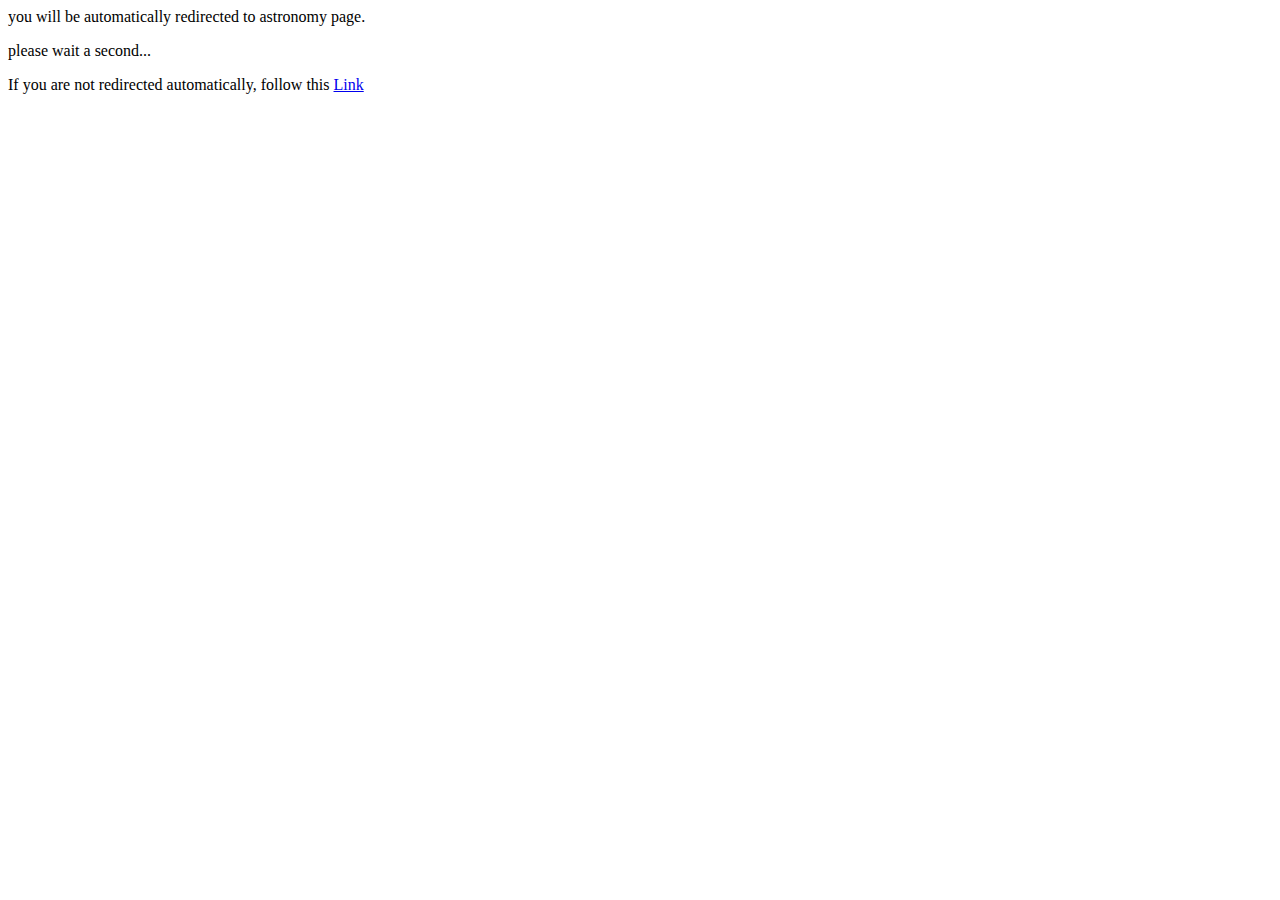
<file: index.html>
<html lang="en">
<head>
    <meta charset="UTF-8">
    <meta name="viewport" content="width=device-width, initial-scale=1.0">
    <title>zedkarii - Please Wait</title>
    <link rel="icon" href="assets/img/favicon.png">
</head>
<body>
    <meta http-equiv="refresh" content="5;URL=https://zekarii.github.io/extensions/astronomy">
    <p>you will be automatically redirected to astronomy page.</p>
    <p>please wait a second...</p>
    If you are not redirected automatically, follow this <a href="https://zekarii.github.io/extensions/astronomy">Link</a>
</body>
</html>
</file>
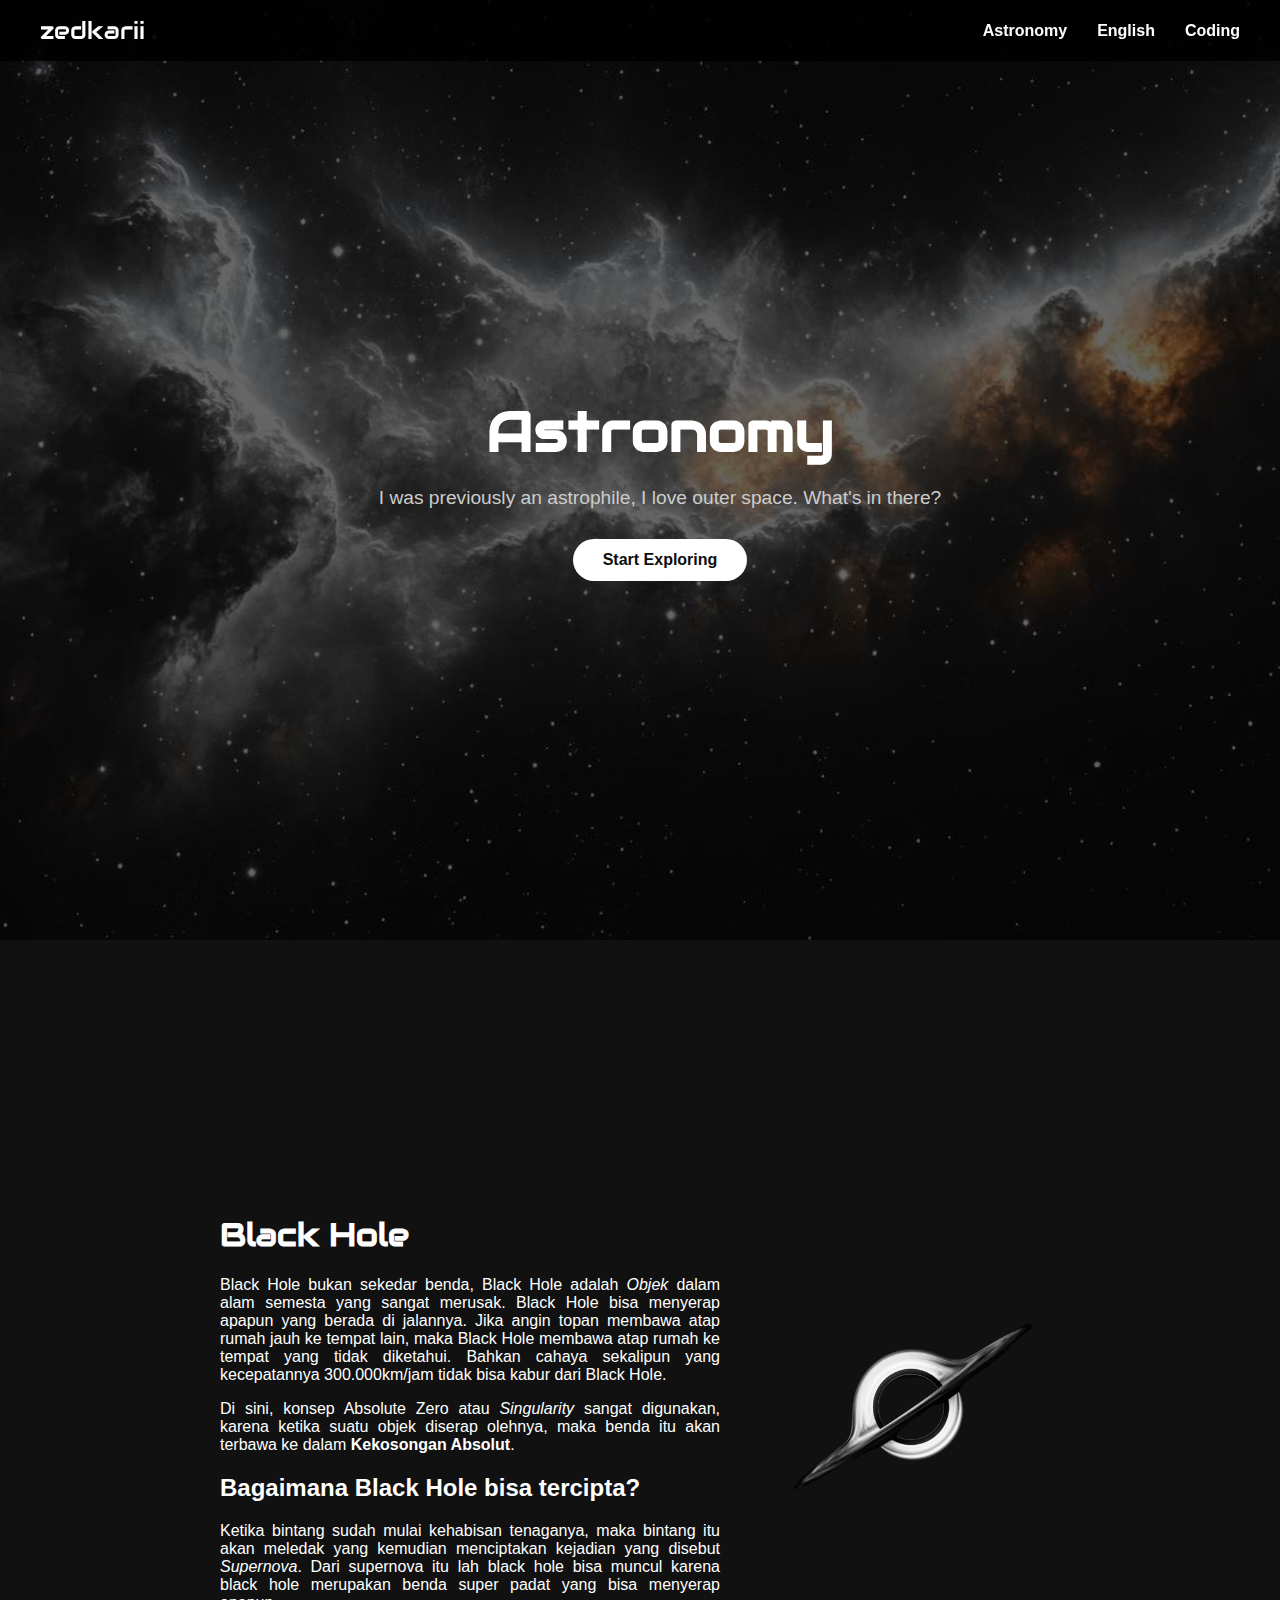
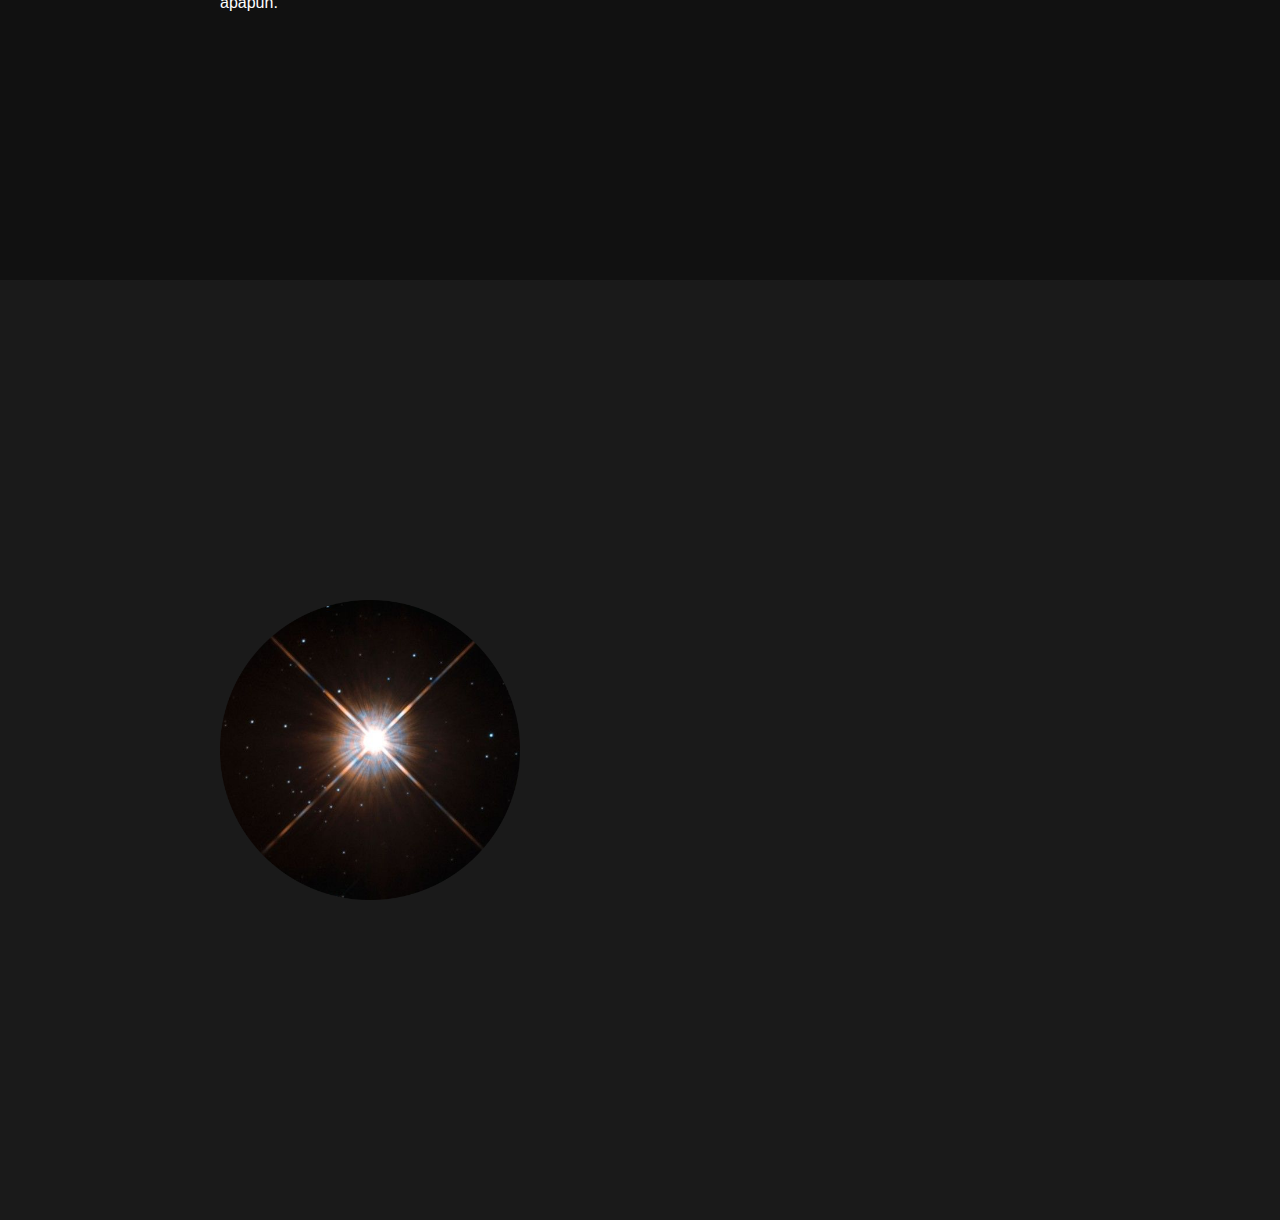
<file: astronomy/index.html>
<!DOCTYPE html>
<html lang="en">
<head>
  <meta charset="UTF-8">
  <meta name="viewport" content="width=device-width, initial-scale=1.0">
  <title>zedkarii | Astronomy</title>
  <link rel="stylesheet" href="style.css">
  <link rel="stylesheet" href="https://fonts.googleapis.com/css?family=Audiowide">
  <link rel="icon" href="../assets/img/favicon.png">
</head>
<body>
    <!-- Header -->
  <header>
    <nav class="navbar">
      <div class="logo">
        <a href="../">zedkarii</a></div>
      <ul class="nav-links">
        <li><a href="#astronomy">Astronomy</a></li>
        <li><a href="#english">English</a></li>
        <li><a href="#coding">Coding</a></li>
      </ul>
    </nav>
  </header>

  <!-- Hero Section -->
  <section class="hero">
    <div class="hero-content">
      <h1 class="hero-title">Astronomy</h1>
      <p class="hero-subtitle">I was previously an astrophile, I love outer space. What's in there?</p>
      <a href="#blackhole" class="btn" id="exploreBtn">Start Exploring</a>
    </div>
  </section>

<!-- Black Hole Section -->
<section id="blackhole" class="container">
  <div class="text fade-in">
    <h1>Black Hole</h1>
    <p>
      Black Hole bukan sekedar benda, Black Hole adalah <i>Objek</i> dalam alam semesta
      yang sangat merusak. Black Hole bisa menyerap apapun yang berada di jalannya. 
      Jika angin topan membawa atap rumah jauh ke tempat lain, maka Black Hole membawa 
      atap rumah ke tempat yang tidak diketahui. Bahkan cahaya sekalipun yang kecepatannya
      300.000km/jam tidak bisa kabur dari Black Hole.
    </p>
    <p>
      Di sini, konsep Absolute Zero atau <i>Singularity</i> sangat digunakan, karena 
      ketika suatu objek diserap olehnya, maka benda itu akan terbawa ke dalam 
      <b>Kekosongan Absolut</b>.
    </p>
    <h2>Bagaimana Black Hole bisa tercipta?</h2>
    <p>
      Ketika bintang sudah mulai kehabisan tenaganya, maka bintang itu akan meledak yang kemudian
      menciptakan kejadian yang disebut <i>Supernova</i>. Dari supernova itu lah black hole bisa
      muncul karena black hole merupakan benda super padat yang bisa menyerap apapun.
    </p>
  </div>
  <div class="image">
    <img src="assets/blackhole.png" alt="Black Hole">
  </div>
</section>


<!-- Stars Section -->
<section id="bintang" class="container">
  <div class="image">
    <img src="assets/bintang-modified.png" alt="Bintang">
  </div>
  <div class="text fade-in">  
    <h1>Bintang</h1>
    <p>
      Bintang adalah Objek super panas dalam Alam Semesta, tidak ada ciptaan manusia yang bisa melebihi panas bintang
      sekalipun manusia terpintar itu sendiri. Tingkat kepanasan bintang bisa diukur dari seberapa cerah warna bintang
      tersebut, Mulai dari bintang berwarna merah dengan suhu sekitar 2.000-3.500 K, lalu jingga dengan kisaran suhu
      sekitar 3.500-5.000 K, kemudian bintang berwarna kuning dengan suhu sekitar 5.000-6.000 K, diikuti bintang warna
      putih dengan suhu 7.500-10.000 K, dan yang terakhir bintang berwarna biru dengan suhu yang sudah pasti diatas 25.000
      K.
    </p>
    <h2>Bintang Katai Putih</h2>
    <p>
      Bintang katai putih adalah inti bintang yang sangat padat dan telah kehabisan bahan bakar nuklirnya, yang tertinggal
      setelah bintang yang lebih kecil dari Matahari selesai membakar bahan bakarnya dan mengusir lapisan luarnya, membentuk
      nebula planet. Objek ini sangat padat, dengan massa hampir sama dengan Matahari tetapi ukurannya hanya sebanding dengan Bumi
      dan didukung oleh tekanan degenerasi elektron, bukan tekanan gas normal.
    </p>
  </div>

</section>

  <script src="script.js" defer></script>
</body>
</html>
</file>
<file: astronomy/style.css>
html {
  scroll-behavior: smooth;
}

body {
  margin: 0;
  padding: 0;
  font-family: Arial, sans-serif;
  background-color: #0d0d0d;
  color: #fff;
}

h1 {
    font-family: "Audiowide", "sans-serif";
}

.container {
  display: flex;
  justify-content: center;
  align-items: center;
  min-height: 100vh;
  padding: 20px 60px; /* kiri-kanan lebih rapet */
  gap: 40px; /* jarak antar elemen */
}

.text {
  flex: 1;
  max-width: 500px;
  text-align: justify;
  opacity: 0;
  transform: translateY(20px);
  transition: all 1s ease;
}

.text.show {
  opacity: 1;
  transform: translateY(0);
}

.image {
  flex: 0 0 auto; /* biar ga terlalu melebar */
  display: flex;
  justify-content: center;
  align-items: center;
}

.image img {
  max-width: 300px; /* batasi ukuran gambar */
  height: auto;
  transition: transform 0.5s ease;
}

/* Hero Section */
.hero {
  height: 100vh; /* full layar */
  width: 100%;
  background:
  linear-gradient(rgba(0,0,0,0.6), rgba(0,0,0,0.6)),
  url(assets/main.jpg) no-repeat center center/cover;
  display: flex;
  justify-content: center;
  align-items: center;
  text-align: center;
  flex-direction: column;
  padding: 20px;
}

.hero h1 {
  font-size: 3.5rem;
  margin-bottom: 20px;
  font-family: "Audiowide", sans-serif;
  color: #fff;
}

.hero p {
  font-size: 1.2rem;
  margin-bottom: 30px;
  color: #ccc;
}

.btn {
  display: inline-block;
  padding: 12px 30px;
  background: #fff;
  color: #0d0d0d;
  border-radius: 30px;
  font-weight: bold;
  text-decoration: none;
  transition: all 0.3s ease;
}

.btn:hover {
  background: #ffcc00;
  color: #000;
  transform: scale(1.05);
}

#blackhole {
  background: #111; /* abu gelap */
}

#bintang {
  background: #1a1a1a; /* beda dikit biar keliatan transisi */
}

/* Navbar */
header {
  width: 100%;
  position: fixed;
  top: 0;
  left: 0;
  background: rgba(0,0,0,0.85);
  z-index: 1000;
}

.navbar {
  max-width: 1200px;
  margin: auto;
  padding: 15px 30px;
  display: flex;
  justify-content: space-between;
  align-items: center;
}

.logo {
  font-family: "Audiowide", sans-serif;
  font-size: 1.5rem;
  color: #fff;
}

.nav-links {
  list-style: none;
  display: flex;
  gap: 30px;
  margin: 0;
  padding: 0;
}

.nav-links a {
  text-decoration: none;
  color: #fff;
  font-weight: bold;
  transition: color 0.3s ease;
}

.nav-links a:hover {
  color: #ffcc00;
}

/* Biar section ga ketiban navbar */
section {
  padding-top: 80px; 
}

a {
  color: #fff;       /* ubah warna link */
  text-decoration: none;  /* hilangin underline */
}

a:hover {
  color: #ffcc00;    /* warna pas hover */
}

/* Menghilangkan ScrollBar */
/* untuk Chrome, Safari, Edge */
::-webkit-scrollbar {
  display: none;
}

/* untuk Firefox */
html {
  scrollbar-width: none;
}

/* untuk IE/Edge lama */
body {
  -ms-overflow-style: none;
}
</file>
